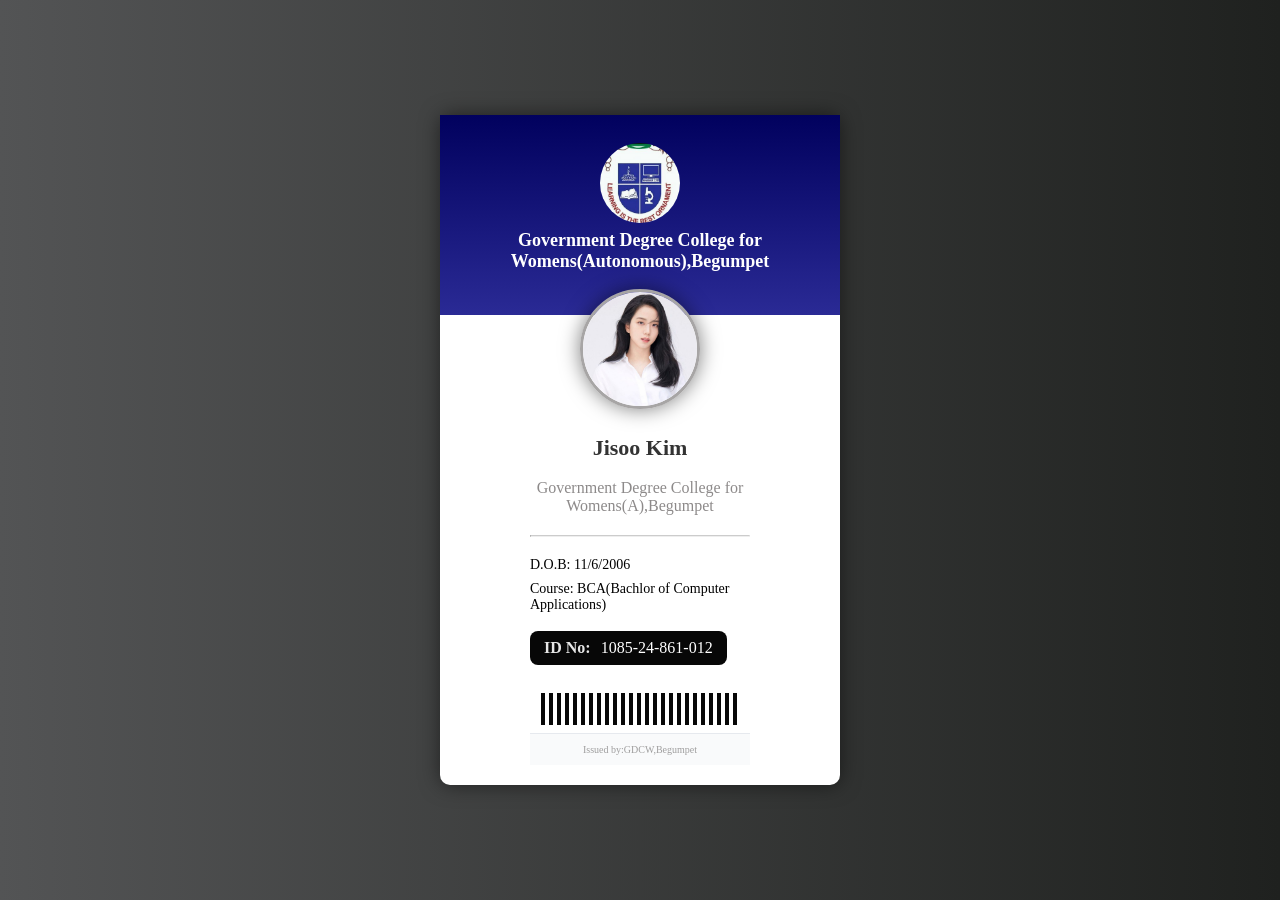
<file: cssclassroom/cssclassroom/idCard/index.html>
<!DOCTYPE html>
<html lang="en">
<head>
    <meta charset="UTF-8">
    <meta name="viewport" content="width=device-width, initial-scale=1.0">
    <title>mycollegeId</title>
    <link rel="stylesheet" href="id.css">
</head>
<body>
    <div class="card-container">
       <div id="id-card">
        <header class="card-header">
            <img src="img/clglogo.jpg" alt="College Logo" class="logo">
            <p id="name">Government Degree College for Womens(Autonomous),Begumpet</p>
        </header>
        <div class="photo-container">
         <img src="img/jisoo.jpg" alt="Profile Photo" class="photo">
         <main class="card-body">
            <div class="name-section">
               
         <h2 id="sname">Jisoo Kim</h2><br>
              <p id="college">Government Degree College for Womens(A),Begumpet</p>
            </div>
            <hr class="divider">
            <div class="details">
                <p id="dob">D.O.B: 11/6/2006</p>
                 <p id="course">Course: BCA(Bachlor of Computer Applications)</p>
            </div>
            <div class="id-line">
                <span class="id-label">
                    ID No:
                </span>
                  <span class="id-value"> 1085-24-861-012   
                    
                    </span>
            </div>
            <div class="barcode">

            </div>
            <footer class="card-footer"><p class="footer-text">Issued by:GDCW,Begumpet</p></footer>
         </main>
        </div>
       </div>
    </div>
</div>
</body>
</html>
</file>
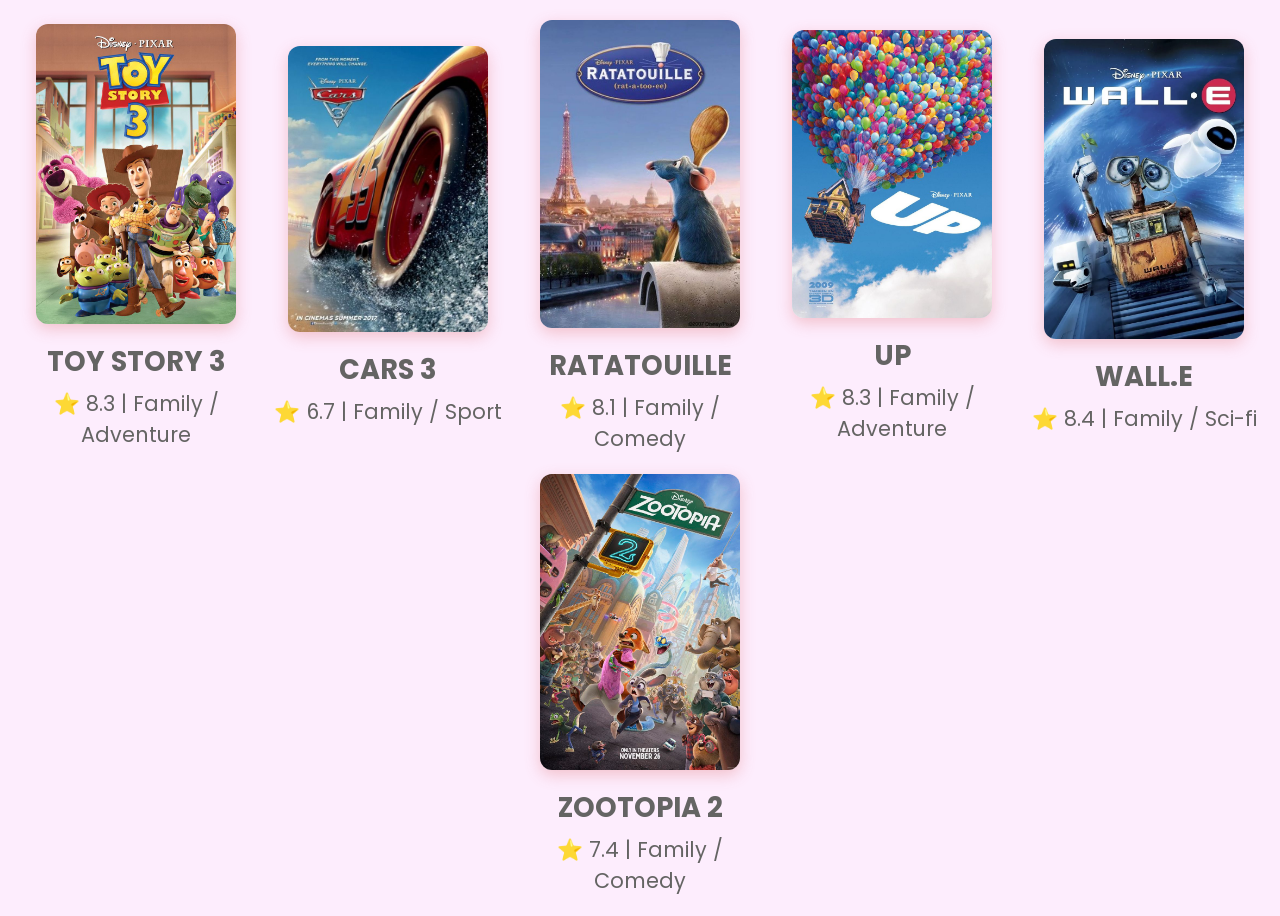
<file: cssclassroom/cssclassroom/movie-poster/index.html>
<!DOCTYPE html>
<html lang="en">
<head>
    <meta charset="UTF-8">
    <meta name="viewport" content="width=device-width, initial-scale=1.0">
    <link rel="stylesheet" href="movie.css">
    <link rel="preconnect" href="https://fonts.googleapis.com">
<link rel="preconnect" href="https://fonts.gstatic.com" crossorigin>
<link href="https://fonts.googleapis.com/css2?family=Poppins:ital,wght@0,100;0,200;0,300;0,400;0,500;0,600;0,700;0,800;0,900;1,100;1,200;1,300;1,400;1,500;1,600;1,700;1,800;1,900&display=swap" rel="stylesheet">
    <title>MY Favorite Movies</title>
</head>
<body>
    <div class="hero-section">
        <div class="poster-card">
           <img src="img/toyStory.jpg" alt="poster1"class="poster">
            <h2>TOY STORY 3</h2>
            <p>⭐ 8.3 | Family / Adventure</p>
        </div>
         <div class="poster-card">
            <img src="img/cars.jpg" alt="poster2"class="poster">
            <h2>CARS 3</h2>
            <p>⭐ 6.7 | Family / Sport</p>
        </div>
         <div class="poster-card">
            <img src="img/Ratatouille.jpg" alt="poster3"class="poster">
            <h2>RATATOUILLE</h2>
            <p>⭐ 8.1 | Family / Comedy</p>
        </div>
         <div class="poster-card">
            <img src="img/up.jpg" alt="poster4"class="poster">
            <h2>UP</h2>
            <p>⭐ 8.3 | Family / Adventure</p>
        </div>
         <div class="poster-card">
            <img src="img/walle.jpg" alt="poster5"class="poster">
            <h2>WALL.E</h2>
            <p>⭐ 8.4 | Family / Sci-fi</p>
        </div>
         <div class="poster-card">
            <img src="img/zootopia.jpg" alt="poster6"class="poster">
            <h2>ZOOTOPIA 2</h2>
            <p>⭐ 7.4 | Family / Comedy</p>
        </div>
    </div>
</body>
</html>
</file>
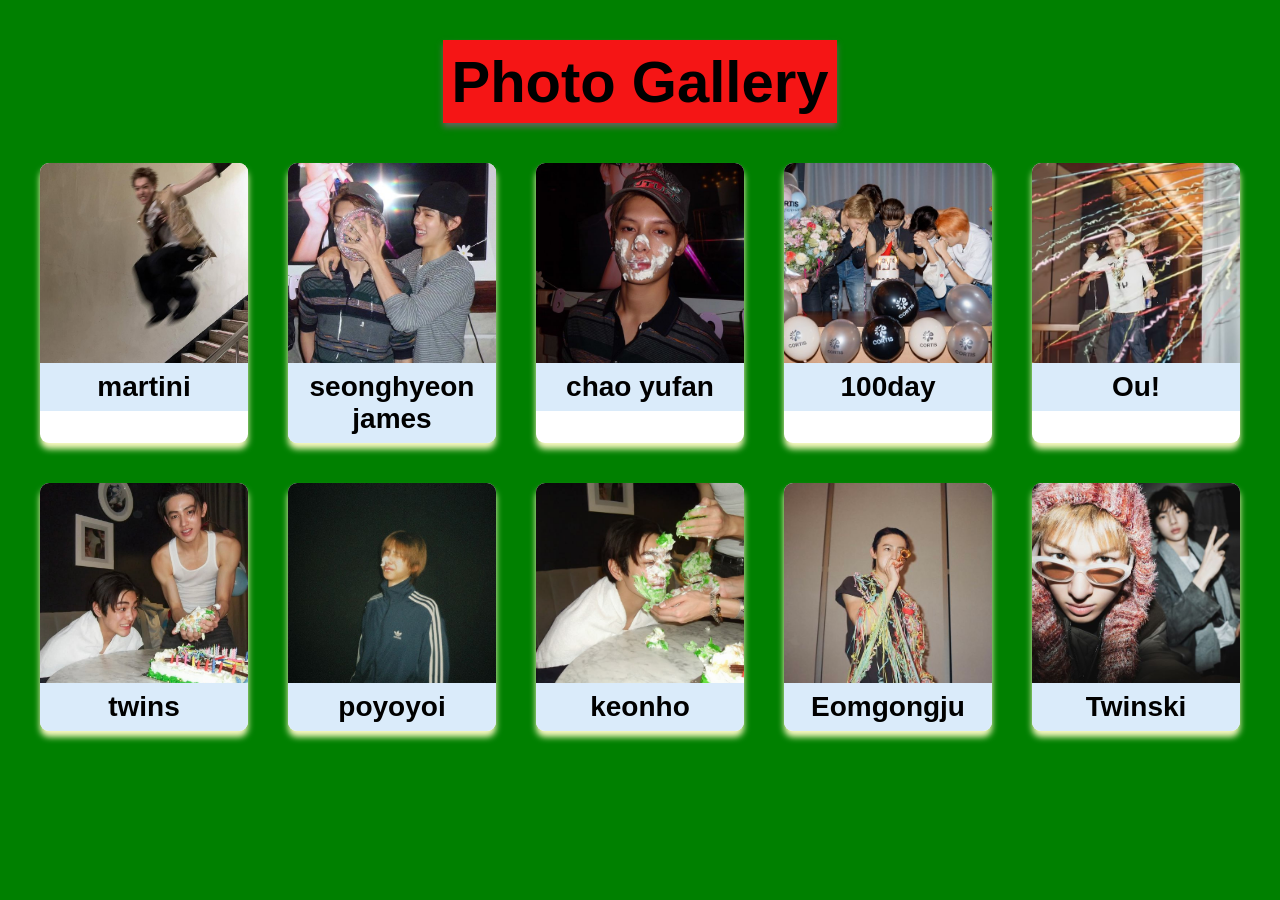
<file: cssclassroom/cssclassroom/photogallery/index.html>
<!DOCTYPE html>
<html lang="en">
<head>
    <meta charset="UTF-8">
    <meta name="viewport" content="width=device-width, initial-scale=1.0">
    <link rel="stylesheet" href="photos.css">
    <title>photo gallery</title>
</head>
<body>
    <header>
        <h1>Photo Gallery</h1>
    </header>
    <div class="container">
        <div>
           <a href="https://youtu.be/SIGy8CXSKrs?si=Rp4z4hW9S5434kp9"> <img src="img/[250920] MARTIN INSTAGRAM UPDATE.jpg" alt="martin img"></a>
            <h2>martini</h2>
        </div>
         <div>
           <a href="https://youtu.be/e2OpbOv_JiQ?si=afrrQ5pON9m_D8iG" ><img src="img/james seonghyeon.jpg" alt="james and seonghyeon img"></a>
            <h2>seonghyeon james</h2>
        </div>
         <div>
           <a href="https://youtu.be/YYRjqvIpdXo?si=woR9YyhwlW8Sv8PM"> <img src="img/James.jpg" alt="james img"></a>
            <h2>chao yufan</h2>
        </div>
         <div>
           <a href="https://youtu.be/k5IG4o5sZUo?si=WchRL115anTdfl8l"> <img src="img/𓂃 ࣪ ִֶָ happy 100th day ♡.jpg" alt="100th day img"></a>
            <h2>100day</h2>
        </div>
         <div>
          <a href="https://youtu.be/42wfEs7oIP8?si=UySQQiVO6x2pM3R0"> <img src="img/₊˚⊹ ᰔ.jpg" alt="100th surprise"></a> 
            <h2>Ou!</h2>
        </div>
        <div>
          <a href="https://youtu.be/8QZeXvOjgGE?si=2_P0iOR3CHA0_VX_"> <img src="img/⠀⠀⠀KEONHO & SEONGHYEON.jpg" alt="twins img"></a> 
            <h2>twins</h2>
        </div>
         <div>
           <a href="https://youtu.be/x8yBeedz788?si=BLBsvYd4etjAW5_D"><img src="img/@c8rtis.jpg" alt="juhoon img"></a> 
            <h2>poyoyoi</h2>
        </div>
         <div>
           <a href="https://youtu.be/pHOY88ll-xs?si=xIMkZ0Lx4tarb-ux"> <img src="img/Cortis.jpg" alt="keonho img"></a>
            <h2>keonho</h2>
        </div>
         <div>
           <a href="https://youtu.be/JzvhPqInrcE?si=PVm9WY5b-R2AFOno"><img src="img/seonghyeon cortis.jpg" alt="seans img"></a> 
            <h2>Eomgongju</h2>
        </div>
         <div>
          <a href="https://youtu.be/WXS-o57VJ5w?si=162vpTaBtNP_A31_"> <img src="img/MARTIN & JUHOON.jpg" alt="twinski img"></a> 
            <h2>Twinski</h2>
        </div>
    
    </div>
</body>
</html>
</file>
<file: cssclassroom/cssclassroom/idCard/id.css>
*{
    margin: 0;
    padding: 0;
    box-sizing: border-box;
}
.card-container{
    min-height: 100vh;
    display: flex;
    justify-content: center;
    align-items: center;
    background:linear-gradient(90deg, #535455, #1f211f);
    padding: 20px;
    font-family:Georgia, 'Times New Roman', Times, serif;
}
#id-card{
    max-width: 400px;
    background: #fff;
    border-radius: 10px;
    box-shadow: 0 0 20px rgba(0,0,0,0.5);
    display: flex;
    flex-direction: column;
    justify-content: center;
    align-items: center;
    position: relative;
}
.card-header{
    text-align: center;
    color: #fff;
    width: 100%;
    height:200px;
    background: linear-gradient(to bottom,rgb(1, 1, 94),rgb(42, 42, 149));
    padding: 28px 0 100px 0;
}
.card-header #name{
    color: #fff;
    font-size: 18px;
    font-weight: bold;
}
.card-header .logo{
    width: 80px;
    height: 80px;
    border-radius: 100%;
    margin-bottom:3px;
}
.photo-container .photo{
    position: absolute;
    left: 50%;
    top:26%;
    transform: translateX(-50%);
    width: 120px;
    height: 120px;
    object-fit: cover;
    object-position: top;
    border-radius: 100%;
    border: 3px solid #a7a5a5;
    box-shadow: 0 0 20px rgba(0,0,0,0.5);
}
.card-body{
    width: 100%;
    padding: 0px 90px 20px 90px;
}
#sname{
    font-size: 22px;
    font-weight: bold;
    color: #333;
    margin-top: 120px;
    text-align: center;
}
#college{
    font-size: 16px;
    color: #8d8a8a;
    text-align: center;
}
.divider{
    width: 100%;
    margin: 20px 0;
    border-top: 1px solid #ccc;
}
.details p{
    color:black;
    font-size: 14px;
    margin-bottom: 8px;
}
.id-line{
   display:inline-block;
   background-color: #070707;
   padding:8px 14px;
   border-radius:8px;
   color:#fff;
   margin: 10px 0 10px 0;
   font-weight: 400;
}
.id-label{
    margin-right:6px ;
    font-weight:600;
    opacity: 0.9;
}
.barcode{
    margin:18px auto 8px;
    width:90%;
    height:32px;
    background: repeating-linear-gradient(90deg,#070707 0 4px,#fff 4px 8px);
}
.card-footer{
    background-color: #f9fafb;
    padding:10px 18px;
    text-align: center;
    border-top:1px solid #e6e9ee;
}
.footer-text{
    color:#9f9e9e;
    font-size:10px;
}
</file>
<file: cssclassroom/cssclassroom/movie-poster/movie.css>
*{
    margin:0;
    padding:0;
    box-sizing: border-box;
}
body{
    background-color: rgb(253, 237, 253);
    font-family:poppins,sans-serif;
    font-size:1.1em;
    color:rgb(100, 100, 99);
}
.hero-section{
    display:flex;
    flex-wrap: wrap;/*When you turn on flex-wrap: wrap, you’re telling the items: "If you don't fit on this line, start a new one below it."*/
    justify-content: center;
    align-items: center;
    padding:20px;
    gap:20px;
}

.poster{
    width:200px;
    height:auto;
    border-radius: 12px;
    box-shadow: 0 5px 15px rgba(216, 88, 88, 0.295);
}
.poster-card{
    flex:1 1 200px;
    max-width: 250px;
    text-align: center;
    transition: 0.6s ease-out;
   
}
.poster-card:hover{
    cursor: pointer;
    transform:scale(1.1) ;
}
h2{
    font-size: 1.7rem;
    margin:10px 0 5px 0;
}
p{
    font-size:1.3rem;
}
</file>
<file: cssclassroom/cssclassroom/photogallery/photos.css>
*{
    margin: 0;
    padding:0;
    box-sizing:border-box;
}
body{
    font-family:Impact, Haettenschweiler, 'Arial Narrow Bold', sans-serif;
    background-color:green;
    min-height: 100vh;
     display: flex;
     flex-direction:column;
    align-items: center;
}
header{
    text-align: center;
    padding:8px;
    background-color: rgb(245, 21, 21);
    box-shadow: 0px 4px 6px rgb(99, 99, 97);
    font-size:29px;
    margin:40px 0 20px 0;
}
.container div{
    
     background-color: rgb(255, 255, 255);
     border-radius: 9px;
     box-shadow: 0px 6px 6px rgb(249, 249, 193);
     overflow: hidden;
     transition: transform 0.3s, box-shadow 0.3s ease;
     display:flex;
     flex-direction:column;
}
.container{
    display:grid;
    grid-template-columns: repeat(auto-fill,minmax(200px,1fr));
    gap: 40px;
    width:100%;
    max-width:1200px;
    margin:20px auto;
}
.container img{
  width:100%;
  height:200px;
  object-fit: cover;
  object-position: top;
  display: block;
  flex: 1;
}
.container h2{
     text-align: center;
     padding:8px;
     font-style: normal;
     background-color: rgb(218, 235, 250);
     font-size: 28px;
}
.container div:hover{
    transform: scale(1.1);
        box-shadow:0px 4px 6px  rgb(250, 250, 58) ;
}
</file>
